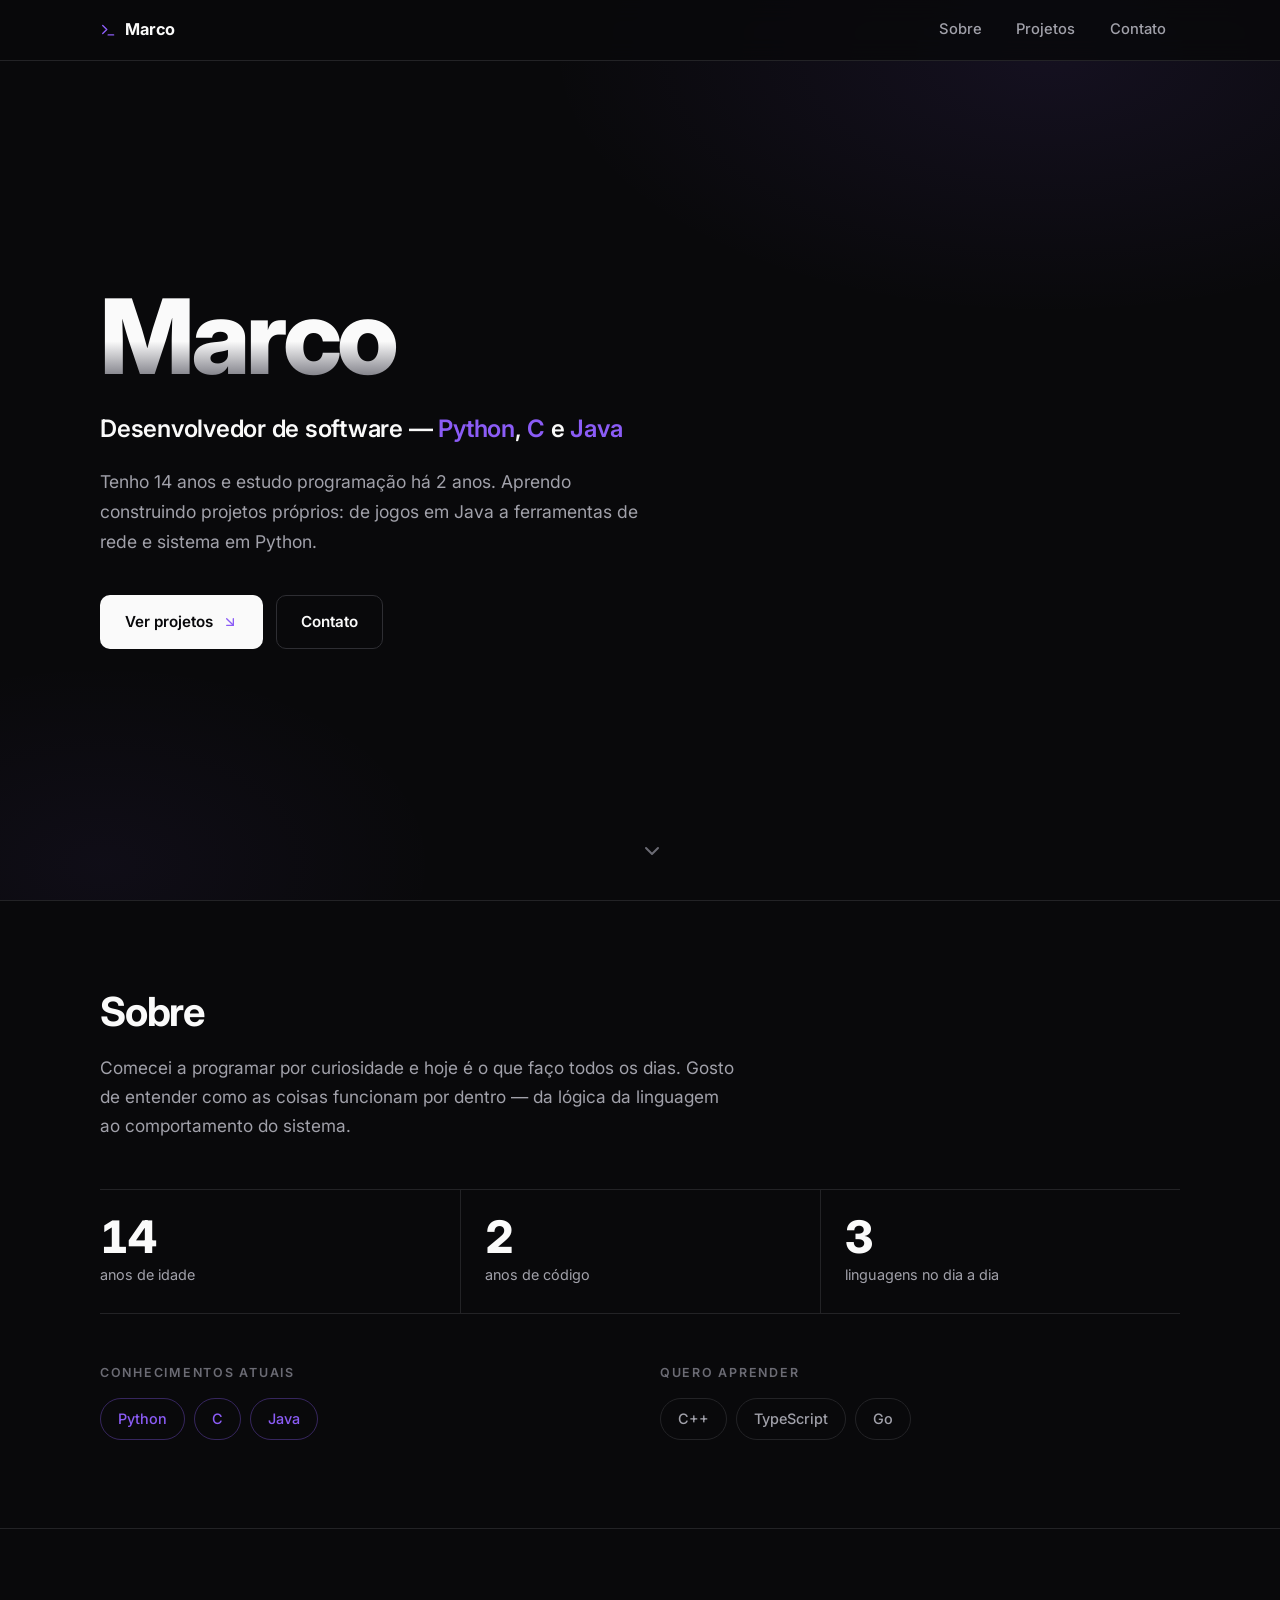
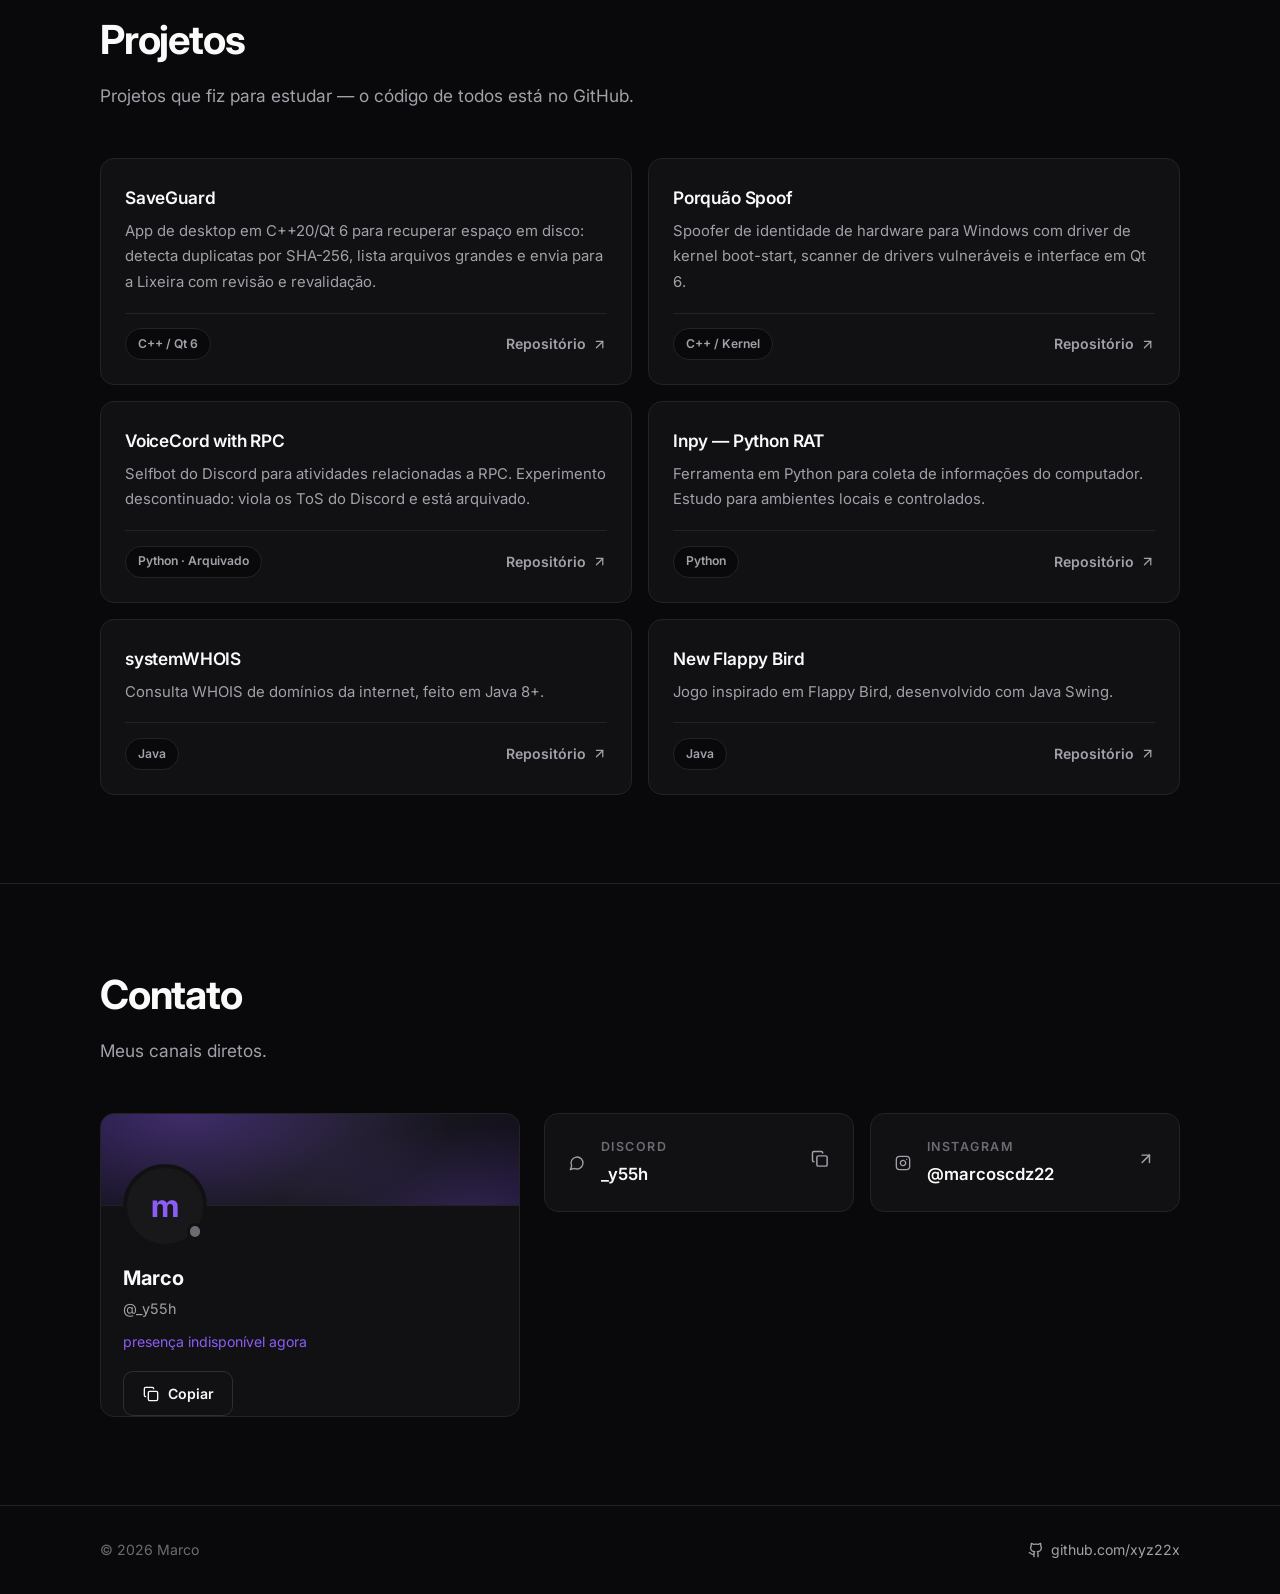
<file: index.html>
<!DOCTYPE html>
<html lang="pt-BR">
<head>
    <meta charset="UTF-8">
    <meta name="viewport" content="width=device-width, initial-scale=1.0">
    <meta name="description" content="Portfólio de Marco — desenvolvedor de software. Python, C e Java. Projetos, estudos e contato.">
    <meta name="theme-color" content="#09090b">
    <meta property="og:title" content="Dev Portfólio">
    <meta property="og:description" content="Desenvolvedor de software. Python, C e Java.">
    <meta property="og:type" content="website">
    <title>Dev Portfólio</title>
    <script>document.documentElement.className += " js";</script>
    <link rel="stylesheet" href="main.css">
    <link rel="preconnect" href="https://fonts.googleapis.com">
    <link rel="preconnect" href="https://fonts.gstatic.com" crossorigin>
    <link href="https://fonts.googleapis.com/css2?family=Inter:wght@400;500;600;700;800&display=swap" rel="stylesheet">
</head>
<body>
    <script>alert("s2");</script>

    <svg xmlns="http://www.w3.org/2000/svg" style="display:none" aria-hidden="true">
        <symbol id="i-terminal" viewBox="0 0 24 24"><path d="m4 17 6-6-6-6"/><path d="M12 19h8"/></symbol>
        <symbol id="i-menu" viewBox="0 0 24 24"><line x1="4" x2="20" y1="6" y2="6"/><line x1="4" x2="20" y1="12" y2="12"/><line x1="4" x2="20" y1="18" y2="18"/></symbol>
        <symbol id="i-x" viewBox="0 0 24 24"><path d="M18 6 6 18"/><path d="m6 6 12 12"/></symbol>
        <symbol id="i-arrow-down-right" viewBox="0 0 24 24"><path d="m7 7 10 10"/><path d="M17 7v10H7"/></symbol>
        <symbol id="i-chevron-down" viewBox="0 0 24 24"><path d="m6 9 6 6 6-6"/></symbol>
        <symbol id="i-message-circle" viewBox="0 0 24 24"><path d="M7.9 20A9 9 0 1 0 4 16.1L2 22Z"/></symbol>
        <symbol id="i-instagram" viewBox="0 0 24 24"><rect width="20" height="20" x="2" y="2" rx="5" ry="5"/><path d="M16 11.37A4 4 0 1 1 12.63 8 4 4 0 0 1 16 11.37z"/><line x1="17.5" x2="17.51" y1="6.5" y2="6.5"/></symbol>
        <symbol id="i-copy" viewBox="0 0 24 24"><rect width="14" height="14" x="8" y="8" rx="2" ry="2"/><path d="M4 16c-1.1 0-2-.9-2-2V4c0-1.1.9-2 2-2h10c1.1 0 2 .9 2 2"/></symbol>
        <symbol id="i-check" viewBox="0 0 24 24"><path d="M20 6 9 17l-5-5"/></symbol>
        <symbol id="i-arrow-up-right" viewBox="0 0 24 24"><path d="M7 7h10v10"/><path d="M7 17 17 7"/></symbol>
        <symbol id="i-github" viewBox="0 0 24 24"><path d="M15 22v-4a4.8 4.8 0 0 0-1-3.5c3 0 6-2 6-5.5.08-1.25-.27-2.48-1-3.5.28-1.15.28-2.35 0-3.5 0 0-1 0-3 1.5-2.64-.5-5.36-.5-8 0C6 2 5 2 5 2c-.3 1.15-.3 2.35 0 3.5A5.403 5.403 0 0 0 4 9c0 3.5 3 5.5 6 5.5-.39.49-.68 1.05-.85 1.65-.17.6-.22 1.23-.15 1.85v4"/><path d="M9 18c-4.51 2-5-2-7-2"/></symbol>
    </svg>

    <a class="skip-link" href="#conteudo">Pular para o conteúdo</a>

    <header class="nav">
        <div class="nav-inner">
            <a class="brand" href="#topo">
                <svg class="icon brand-icon"><use href="#i-terminal"/></svg>
                <span>Marco</span>
            </a>
            <nav class="nav-links" id="navLinks" aria-label="Navegação principal">
                <a href="#sobre">Sobre</a>
                <a href="#projetos">Projetos</a>
                <a href="#contato">Contato</a>
            </nav>
            <button class="nav-toggle" id="navToggle" type="button" aria-expanded="false" aria-controls="navLinks" aria-label="Abrir menu">
                <svg class="icon icon-open"><use href="#i-menu"/></svg>
                <svg class="icon icon-close"><use href="#i-x"/></svg>
            </button>
        </div>
    </header>

    <main id="conteudo">
        <section class="hero" id="topo">
            <div class="container reveal">
                <h1>Marco</h1>
                <p class="hero-role">Desenvolvedor de software — <span>Python</span>, <span>C</span> e <span>Java</span></p>
                <p class="hero-text">
                    Tenho 14 anos e estudo programação há 2 anos. Aprendo construindo projetos
                    próprios: de jogos em Java a ferramentas de rede e sistema em Python.
                </p>
                <div class="hero-actions">
                    <a class="btn btn-primary" href="#projetos">
                        Ver projetos
                        <svg class="icon"><use href="#i-arrow-down-right"/></svg>
                    </a>
                    <a class="btn btn-ghost" href="#contato">Contato</a>
                </div>
            </div>
            <a class="scroll-hint" href="#sobre" aria-label="Rolar para a seção Sobre">
                <svg class="icon"><use href="#i-chevron-down"/></svg>
            </a>
        </section>

        <section class="section" id="sobre">
            <div class="container">
                <h2>Sobre</h2>
                <p class="section-text">
                    Comecei a programar por curiosidade e hoje é o que faço todos os dias.
                    Gosto de entender como as coisas funcionam por dentro — da lógica da
                    linguagem ao comportamento do sistema.
                </p>
                <div class="stats reveal">
                    <div class="stat">
                        <span class="stat-num" data-count="14">14</span>
                        <span class="stat-label">anos de idade</span>
                    </div>
                    <div class="stat">
                        <span class="stat-num" data-count="2">2</span>
                        <span class="stat-label">anos de código</span>
                    </div>
                    <div class="stat">
                        <span class="stat-num" data-count="3">3</span>
                        <span class="stat-label">linguagens no dia a dia</span>
                    </div>
                </div>
                <div class="techs reveal">
                    <div class="tech-group">
                        <h3>Conhecimentos atuais</h3>
                        <ul class="badges">
                            <li class="badge is-current">Python</li>
                            <li class="badge is-current">C</li>
                            <li class="badge is-current">Java</li>
                        </ul>
                    </div>
                    <div class="tech-group">
                        <h3>Quero aprender</h3>
                        <ul class="badges">
                            <li class="badge">C++</li>
                            <li class="badge">TypeScript</li>
                            <li class="badge">Go</li>
                        </ul>
                    </div>
                </div>
            </div>
        </section>

        <section class="section" id="projetos">
            <div class="container">
                <h2>Projetos</h2>
                <p class="section-text">
                    Projetos que fiz para estudar — o código de todos está no GitHub.
                </p>
                <div class="projects reveal">
                    <a class="project" href="https://github.com/xyz22x/SaveGuard" target="_blank" rel="noopener">
                        <span class="project-body">
                            <span class="project-title">SaveGuard</span>
                            <span class="project-desc">App de desktop em C++20/Qt 6 para recuperar espaço em disco: detecta duplicatas por SHA-256, lista arquivos grandes e envia para a Lixeira com revisão e revalidação.</span>
                        </span>
                        <span class="project-foot">
                            <span class="project-tag">C++ / Qt 6</span>
                            <span class="project-link">Repositório <svg class="icon"><use href="#i-arrow-up-right"/></svg></span>
                        </span>
                    </a>
                    <a class="project" href="https://github.com/xyz22x/porquao-spoof" target="_blank" rel="noopener">
                        <span class="project-body">
                            <span class="project-title">Porquão Spoof</span>
                            <span class="project-desc">Spoofer de identidade de hardware para Windows com driver de kernel boot-start, scanner de drivers vulneráveis e interface em Qt 6.</span>
                        </span>
                        <span class="project-foot">
                            <span class="project-tag">C++ / Kernel</span>
                            <span class="project-link">Repositório <svg class="icon"><use href="#i-arrow-up-right"/></svg></span>
                        </span>
                    </a>
                    <a class="project" href="https://github.com/xyz22x/VoiceCord-with-rpc" target="_blank" rel="noopener">
                        <span class="project-body">
                            <span class="project-title">VoiceCord with RPC</span>
                            <span class="project-desc">Selfbot do Discord para atividades relacionadas a RPC. Experimento descontinuado: viola os ToS do Discord e está arquivado.</span>
                        </span>
                        <span class="project-foot">
                            <span class="project-tag">Python · Arquivado</span>
                            <span class="project-link">Repositório <svg class="icon"><use href="#i-arrow-up-right"/></svg></span>
                        </span>
                    </a>
                    <a class="project" href="https://github.com/xyz22x/RATInpy" target="_blank" rel="noopener">
                        <span class="project-body">
                            <span class="project-title">Inpy — Python RAT</span>
                            <span class="project-desc">Ferramenta em Python para coleta de informações do computador. Estudo para ambientes locais e controlados.</span>
                        </span>
                        <span class="project-foot">
                            <span class="project-tag">Python</span>
                            <span class="project-link">Repositório <svg class="icon"><use href="#i-arrow-up-right"/></svg></span>
                        </span>
                    </a>
                    <a class="project" href="https://github.com/xyz22x/systemWHOIS" target="_blank" rel="noopener">
                        <span class="project-body">
                            <span class="project-title">systemWHOIS</span>
                            <span class="project-desc">Consulta WHOIS de domínios da internet, feito em Java 8+.</span>
                        </span>
                        <span class="project-foot">
                            <span class="project-tag">Java</span>
                            <span class="project-link">Repositório <svg class="icon"><use href="#i-arrow-up-right"/></svg></span>
                        </span>
                    </a>
                    <a class="project" href="https://github.com/xyz22x/NewFlappyBird" target="_blank" rel="noopener">
                        <span class="project-body">
                            <span class="project-title">New Flappy Bird</span>
                            <span class="project-desc">Jogo inspirado em Flappy Bird, desenvolvido com Java Swing.</span>
                        </span>
                        <span class="project-foot">
                            <span class="project-tag">Java</span>
                            <span class="project-link">Repositório <svg class="icon"><use href="#i-arrow-up-right"/></svg></span>
                        </span>
                    </a>
                </div>
            </div>
        </section>

        <section class="section" id="contato">
            <div class="container">
                <h2>Contato</h2>
                <p class="section-text">
                    Meus canais diretos.
                </p>
                <div class="contact-layout reveal">
                    <article class="discord-card" id="discordCard" aria-busy="true">
                        <div class="discord-banner" aria-hidden="true">
                            <img class="discord-banner-img" id="dcBannerImg" alt="" hidden>
                        </div>
                        <div class="discord-head">
                            <div class="discord-avatar">
                                <img id="dcAvatarImg" alt="Avatar do Discord" hidden>
                                <span id="dcAvatarLetter">m</span>
                                <span class="presence-dot unknown" id="dcDot" title="presença desconhecida"></span>
                            </div>
                        </div>
                        <div class="discord-info">
                            <p class="discord-name">
                                <span id="dcName">Marco</span>
                            </p>
                            <p class="discord-username" id="dcUser">@_y55h</p>
                            <div class="discord-badges" id="dcBadges" hidden></div>
                            <p class="discord-status" id="dcStatus">carregando presença…</p>
                        </div>
                        <div class="discord-activity" id="dcActivity" hidden>
                            <span class="activity-label" id="dcActivityLabel">Atividade</span>
                            <div class="activity-row">
                                <span class="activity-media" id="dcActivityImg" hidden></span>
                                <span class="activity-media activity-media-icon" id="dcActivityIcon">
                                    <svg class="icon"><use href="#i-terminal"/></svg>
                                </span>
                                <span class="activity-body">
                                    <span class="activity-name" id="dcActivityName"></span>
                                    <span class="activity-meta" id="dcActivityMeta" hidden></span>
                                </span>
                            </div>
                        </div>
                        <p class="discord-bio" id="dcBio" hidden></p>
                        <div class="discord-actions">
                            <button class="btn btn-ghost" type="button" id="dcCopy">
                                <svg class="icon icon-copy"><use href="#i-copy"/></svg>
                                <svg class="icon icon-check"><use href="#i-check"/></svg>
                                <span id="dcCopyLabel">Copiar</span>
                            </button>
                            <a class="btn btn-primary" id="dcOpen" href="https://discord.com/users/" hidden>
                                Abrir perfil
                                <svg class="icon"><use href="#i-arrow-up-right"/></svg>
                            </a>
                        </div>
                        <p class="discord-updated" id="dcUpdated" hidden>atualizado às --:--:--</p>
                    </article>
                    <div class="contact-side">
                        <div class="contact-grid">
                            <button class="contact-card" type="button" data-copy="_y55h" aria-label="Copiar Discord _y55h">
                                <svg class="icon contact-glyph"><use href="#i-message-circle"/></svg>
                                <span class="contact-body">
                                    <span class="contact-label">Discord</span>
                                    <span class="contact-value">_y55h</span>
                                </span>
                                <span class="contact-action">
                                    <svg class="icon icon-copy"><use href="#i-copy"/></svg>
                                    <svg class="icon icon-check"><use href="#i-check"/></svg>
                                </span>
                            </button>
                            <a class="contact-card" href="https://instagram.com/marcoscdz22" target="_blank" rel="noopener">
                                <svg class="icon contact-glyph"><use href="#i-instagram"/></svg>
                                <span class="contact-body">
                                    <span class="contact-label">Instagram</span>
                                    <span class="contact-value">@marcoscdz22</span>
                                </span>
                                <span class="contact-action">
                                    <svg class="icon"><use href="#i-arrow-up-right"/></svg>
                                </span>
                            </a>
                        </div>
                    </div>
                </div>
            </div>
        </section>
    </main>

    <footer class="footer">
        <div class="container footer-inner">
            <p>© 2026 Marco</p>
            <a class="footer-link" href="https://github.com/xyz22x" target="_blank" rel="noopener">
                <svg class="icon"><use href="#i-github"/></svg>
                github.com/xyz22x
            </a>
        </div>
    </footer>

    <script>
        const reduce = matchMedia("(prefers-reduced-motion: reduce)").matches;

        const toggle = document.getElementById("navToggle");
        const header = document.querySelector(".nav");
        toggle.addEventListener("click", () => {
            const open = header.classList.toggle("open");
            toggle.setAttribute("aria-expanded", open);
            toggle.setAttribute("aria-label", open ? "Fechar menu" : "Abrir menu");
        });
        document.querySelectorAll("#navLinks a").forEach((a) => {
            a.addEventListener("click", () => {
                header.classList.remove("open");
                toggle.setAttribute("aria-expanded", "false");
            });
        });

        const io = new IntersectionObserver((entries) => {
            for (const e of entries) {
                if (e.isIntersecting) {
                    e.target.classList.add("in");
                    io.unobserve(e.target);
                }
            }
        }, { threshold: 0.12 });
        document.querySelectorAll(".reveal").forEach((el) => io.observe(el));

        const cio = new IntersectionObserver((entries) => {
            for (const e of entries) {
                if (!e.isIntersecting) continue;
                const el = e.target;
                const end = parseInt(el.dataset.count, 10);
                if (reduce) { el.textContent = end; cio.unobserve(el); continue; }
                const t0 = performance.now();
                const step = (t) => {
                    const p = Math.min((t - t0) / 800, 1);
                    el.textContent = Math.round(end * (1 - Math.pow(1 - p, 3)));
                    if (p < 1) requestAnimationFrame(step);
                };
                requestAnimationFrame(step);
                cio.unobserve(el);
            }
        }, { threshold: 0.6 });
        document.querySelectorAll(".stat-num").forEach((el) => cio.observe(el));

        const copyBtn = document.querySelector(".contact-card[data-copy]");
        if (copyBtn) {
            copyBtn.addEventListener("click", () => {
                navigator.clipboard.writeText(copyBtn.dataset.copy).then(() => {
                    copyBtn.classList.add("copied");
                    copyBtn.setAttribute("aria-label", "Discord copiado");
                    setTimeout(() => {
                        copyBtn.classList.remove("copied");
                        copyBtn.setAttribute("aria-label", "Copiar Discord _y55h");
                    }, 1800);
                }).catch(() => {});
            });
        }

        const DISCORD_USER_ID = "1310038822612111481";
        const LANYARD_REST = "https://api.lanyard.rest/v1/users/";
        const LANYARD_WS = "wss://api.lanyard.rest/socket";
        const PROFILE_REST = "https://dcdn.dstn.to/profile/";
        const DISCORD_BIO = "";
        const STATUS_LABEL = { online: "online", idle: "ausente", dnd: "não perturbe", offline: "offline" };
        const ACTIVITY_LABEL = { 0: "Jogando", 1: "Transmitindo", 2: "Ouvindo", 3: "Assistindo" };
        let presenceLoaded = false;

        const dc = {
            card: document.getElementById("discordCard"),
            dot: document.getElementById("dcDot"),
            bannerImg: document.getElementById("dcBannerImg"),
            name: document.getElementById("dcName"),
            user: document.getElementById("dcUser"),
            badges: document.getElementById("dcBadges"),
            status: document.getElementById("dcStatus"),
            activity: document.getElementById("dcActivity"),
            activityLabel: document.getElementById("dcActivityLabel"),
            activityName: document.getElementById("dcActivityName"),
            activityMeta: document.getElementById("dcActivityMeta"),
            activityImg: document.getElementById("dcActivityImg"),
            activityIcon: document.getElementById("dcActivityIcon"),
            avatarImg: document.getElementById("dcAvatarImg"),
            avatarLetter: document.getElementById("dcAvatarLetter"),
            bio: document.getElementById("dcBio"),
            copy: document.getElementById("dcCopy"),
            copyLabel: document.getElementById("dcCopyLabel"),
            open: document.getElementById("dcOpen"),
            updated: document.getElementById("dcUpdated")
        };

        function isPresence(p) {
            return !!p && typeof p === "object"
                && p.discord_user && typeof p.discord_user === "object"
                && typeof p.discord_user.id === "string"
                && typeof p.discord_status === "string"
                && ["online", "idle", "dnd", "offline"].includes(p.discord_status)
                && Array.isArray(p.activities);
        }

        function setDot(state, label) {
            dc.dot.className = "presence-dot " + state;
            dc.dot.title = label;
        }

        function renderAvatar(u) {
            const hash = typeof u.avatar === "string" && u.avatar ? u.avatar : null;
            const ext = hash && hash.startsWith("a_") ? "gif" : "png";
            const url = hash
                ? "https://cdn.discordapp.com/avatars/" + encodeURIComponent(u.id) + "/" + encodeURIComponent(hash) + "." + ext + "?size=128"
                : "https://cdn.discordapp.com/embed/avatars/0.png";
            const img = new Image();
            img.alt = "";
            img.referrerPolicy = "no-referrer";
            img.onload = () => {
                dc.avatarImg.src = url;
                dc.avatarImg.hidden = false;
                dc.avatarLetter.hidden = true;
            };
            img.onerror = () => {
                dc.avatarImg.hidden = true;
                dc.avatarLetter.hidden = false;
            };
            img.src = url;
        }

        function activityImage(a) {
            if (!a || !a.assets) return null;
            const raw = typeof a.assets.large_image === "string" && a.assets.large_image
                ? a.assets.large_image
                : (typeof a.assets.small_image === "string" ? a.assets.small_image : null);
            if (!raw) return null;
            if (raw.startsWith("spotify:")) return "https://i.scdn.co/image/" + raw.slice("spotify:".length);
            if (!/^[a-f0-9]{16,32}$/i.test(raw) || typeof a.application_id !== "string") return null;
            return "https://cdn.lanyard.net/" + encodeURIComponent(a.application_id) + "/" + encodeURIComponent(raw) + ".png";
        }

        function renderActivity(p) {
            if (p.listening_to_spotify === true && p.spotify && typeof p.spotify.song === "string") {
                showActivity("Ouvindo", p.spotify.song, p.spotify.artist || p.spotify.album || null, p.spotify.album_art_url);
                return;
            }
            const list = p.activities.filter(a => a && typeof a.name === "string" && typeof a.type === "number" && a.type >= 0 && a.type <= 3);
            const a = list[0];
            if (!a) {
                dc.activity.hidden = true;
                return;
            }
            const meta = [a.details, a.state].filter(v => typeof v === "string" && v.trim()).join(" · ");
            showActivity(ACTIVITY_LABEL[a.type] || "Atividade", a.name, meta || null, activityImage(a));
        }

        function showActivity(label, name, meta, imgUrl) {
            dc.activityLabel.textContent = label;
            dc.activityName.textContent = name;
            if (meta) {
                dc.activityMeta.hidden = false;
                dc.activityMeta.textContent = meta;
            } else {
                dc.activityMeta.hidden = true;
            }
            if (typeof imgUrl === "string" && imgUrl.startsWith("https://")) {
                const img = new Image();
                img.alt = "";
                img.referrerPolicy = "no-referrer";
                img.onload = () => {
                    dc.activityImg.replaceChildren(img);
                    dc.activityImg.hidden = false;
                    dc.activityIcon.hidden = true;
                };
                img.onerror = () => {
                    dc.activityImg.hidden = true;
                    dc.activityIcon.hidden = false;
                };
                img.src = imgUrl;
            } else {
                dc.activityImg.hidden = true;
                dc.activityIcon.hidden = false;
            }
            dc.activity.hidden = false;
        }

        function renderPresence(p) {
            const u = p.discord_user;
            const display = typeof u.display_name === "string" && u.display_name
                ? u.display_name
                : (typeof u.global_name === "string" && u.global_name ? u.global_name : u.username);
            const shown = display || u.username || "Marco";
            dc.name.textContent = shown;
            dc.user.textContent = u.username ? "@" + u.username : "@_y55h";
            presenceLoaded = true;
            dc.avatarLetter.textContent = shown.trim().charAt(0).toLowerCase() || "x";
            renderAvatar(u);
            const label = STATUS_LABEL[p.discord_status] || p.discord_status;
            setDot(p.discord_status, label);
            const custom = p.activities.find(a => a && a.type === 4 && typeof a.state === "string" && a.state.trim());
            dc.status.textContent = custom ? label + " — " + custom.state.trim() : label;
            renderActivity(p);
            if (DISCORD_USER_ID) {
                dc.open.hidden = false;
                dc.open.href = "https://discord.com/users/" + encodeURIComponent(DISCORD_USER_ID);
            }
            dc.card.setAttribute("aria-busy", "false");
        }

        function renderUnavailable(reason) {
            setDot("unknown", "presença desconhecida");
            dc.status.textContent = reason || "presença indisponível agora";
            dc.activity.hidden = true;
            dc.card.setAttribute("aria-busy", "false");
        }

        function markUpdated() {
            dc.updated.hidden = false;
            dc.updated.textContent = "atualizado às " + new Date().toLocaleTimeString("pt-BR");
        }

        function renderProfile(p) {
            const u = p && typeof p === "object" ? p.user : null;
            if (!u || typeof u !== "object" || u.id !== DISCORD_USER_ID) return;
            if (typeof u.banner === "string" && u.banner) {
                const ext = u.banner.startsWith("a_") ? "gif" : "png";
                const url = "https://cdn.discordapp.com/banners/" + encodeURIComponent(u.id) + "/" + encodeURIComponent(u.banner) + "." + ext + "?size=600";
                const img = new Image();
                img.alt = "";
                img.referrerPolicy = "no-referrer";
                img.onload = () => {
                    dc.bannerImg.src = url;
                    dc.bannerImg.hidden = false;
                };
                img.onerror = () => {};
                img.src = url;
            } else if (typeof u.banner_color === "string" && /^#[0-9a-fA-F]{6}$/.test(u.banner_color)) {
                dc.bannerImg.parentElement.style.background = u.banner_color;
            }
            if (Array.isArray(u.badges)) {
                const valid = u.badges.filter(b => b && typeof b.icon === "string" && typeof b.description === "string").slice(0, 6);
                if (valid.length) {
                    dc.badges.replaceChildren();
                    for (const b of valid) {
                        const el = document.createElement("img");
                        el.className = "discord-badge";
                        el.alt = b.description;
                        el.title = b.description;
                        el.referrerPolicy = "no-referrer";
                        el.onerror = () => el.remove();
                        el.src = "https://cdn.discordapp.com/badge-icons/" + encodeURIComponent(b.icon) + ".png";
                        dc.badges.appendChild(el);
                    }
                    dc.badges.hidden = false;
                }
            }
            const bio = typeof u.bio === "string" ? u.bio.trim() : "";
            const manualBio = DISCORD_BIO.trim();
            const finalBio = bio || manualBio;
            if (finalBio) {
                dc.bio.hidden = false;
                dc.bio.textContent = finalBio;
            }
            if (!presenceLoaded) {
                if (typeof u.global_name === "string" && u.global_name) dc.name.textContent = u.global_name;
                else if (typeof u.username === "string" && u.username) dc.name.textContent = u.username;
                if (typeof u.username === "string" && u.username) dc.user.textContent = "@" + u.username;
                if (typeof u.avatar === "string" && u.avatar) {
                    renderAvatar(u);
                }
            }
        }

        function fetchProfile() {
            if (!DISCORD_USER_ID) return;
            const key = "dcProfile:" + DISCORD_USER_ID;
            let cached = null;
            try {
                const raw = sessionStorage.getItem(key);
                if (raw) {
                    const c = JSON.parse(raw);
                    if (c && typeof c.t === "number" && Date.now() - c.t < 300000 && c.v) cached = c.v;
                }
            } catch {}
            if (cached) {
                renderProfile(cached);
                return;
            }
            fetch(PROFILE_REST + encodeURIComponent(DISCORD_USER_ID))
                .then(r => r.ok ? r.json() : Promise.reject(r.status))
                .then(p => {
                    renderProfile(p);
                    try {
                        sessionStorage.setItem(key, JSON.stringify({ t: Date.now(), v: p }));
                    } catch {}
                })
                .catch(() => {});
        }

        let ws = null;
        let hb = null;
        let attempts = 0;
        let stopped = false;

        function clearHb() {
            if (hb) {
                clearInterval(hb);
                hb = null;
            }
        }

        function scheduleReconnect() {
            if (stopped) return;
            const delay = Math.min(1000 * Math.pow(2, attempts), 30000) + Math.floor(Math.random() * 500);
            attempts++;
            setTimeout(() => {
                if (!stopped && !document.hidden) connectLanyard();
            }, delay);
        }

        function onMessage(ev) {
            let msg;
            try {
                msg = JSON.parse(ev.data);
            } catch {
                return;
            }
            if (!msg || typeof msg.op !== "number") return;
            if (msg.op === 1) {
                const iv = msg.d && typeof msg.d.heartbeat_interval === "number" ? msg.d.heartbeat_interval : 30000;
                clearHb();
                hb = setInterval(() => {
                    if (ws && ws.readyState === 1) ws.send(JSON.stringify({ op: 3 }));
                }, iv);
                if (ws && ws.readyState === 1) {
                    ws.send(JSON.stringify({ op: 2, d: { subscribe_to_id: DISCORD_USER_ID } }));
                }
                return;
            }
            if (msg.op === 0 && (msg.t === "INIT_STATE" || msg.t === "PRESENCE_UPDATE")) {
                attempts = 0;
                if (!isPresence(msg.d)) return;
                renderPresence(msg.d);
                markUpdated();
            }
        }

        function connectLanyard() {
            if (stopped || !DISCORD_USER_ID) return;
            if (ws && (ws.readyState === 0 || ws.readyState === 1)) return;
            try {
                ws = new WebSocket(LANYARD_WS);
            } catch {
                scheduleReconnect();
                return;
            }
            ws.onmessage = onMessage;
            ws.onclose = (e) => {
                clearHb();
                ws = null;
                if (stopped) return;
                if ([4004, 4005, 4006].includes(e.code)) {
                    renderUnavailable();
                    return;
                }
                scheduleReconnect();
            };
            ws.onerror = () => {};
        }

        function stopLanyard() {
            stopped = true;
            clearHb();
            if (ws) {
                ws.onclose = null;
                ws.onmessage = null;
                ws.close();
                ws = null;
            }
        }

        if (dc.card && DISCORD_USER_ID) {
            fetchProfile();
            const presenceTimeout = setTimeout(() => {
                if (!presenceLoaded) renderUnavailable("presenca indisponivel agora");
            }, 8000);
            fetch(LANYARD_REST + encodeURIComponent(DISCORD_USER_ID))
                .then(r => r.ok ? r.json() : Promise.reject(r.status))
                .then(body => {
                    clearTimeout(presenceTimeout);
                    if (body && body.success && isPresence(body.data)) {
                        renderPresence(body.data);
                        markUpdated();
                        connectLanyard();
                    } else {
                        renderUnavailable();
                        connectLanyard();
                    }
                })
                .catch(status => {
                    clearTimeout(presenceTimeout);
                    if (status === 404) {
                        renderUnavailable("conta não monitorada — entre no servidor do Lanyard para ativar");
                    } else {
                        renderUnavailable();
                    }
                    connectLanyard();
                });
            document.addEventListener("pagehide", stopLanyard);
            document.addEventListener("visibilitychange", () => {
                if (!document.hidden && stopped) {
                    stopped = false;
                    attempts = 0;
                    connectLanyard();
                }
            });
        } else if (dc.card) {
            renderUnavailable("presença não configurada — defina DISCORD_USER_ID");
            dc.name.textContent = "Marco";
            dc.user.textContent = "@_y55h";
        }

        if (dc.copy) {
            dc.copy.addEventListener("click", () => {
                navigator.clipboard.writeText(DISCORD_USER_ID || "_y55h").then(() => {
                    dc.copy.classList.add("copied");
                    dc.copyLabel.textContent = "copiado";
                    setTimeout(() => {
                        dc.copy.classList.remove("copied");
                        dc.copyLabel.textContent = "Copiar";
                    }, 1800);
                }).catch(() => {
                    dc.copyLabel.textContent = DISCORD_USER_ID || "_y55h";
                });
            });
        }
    </script>
</body>
</html>
</file>
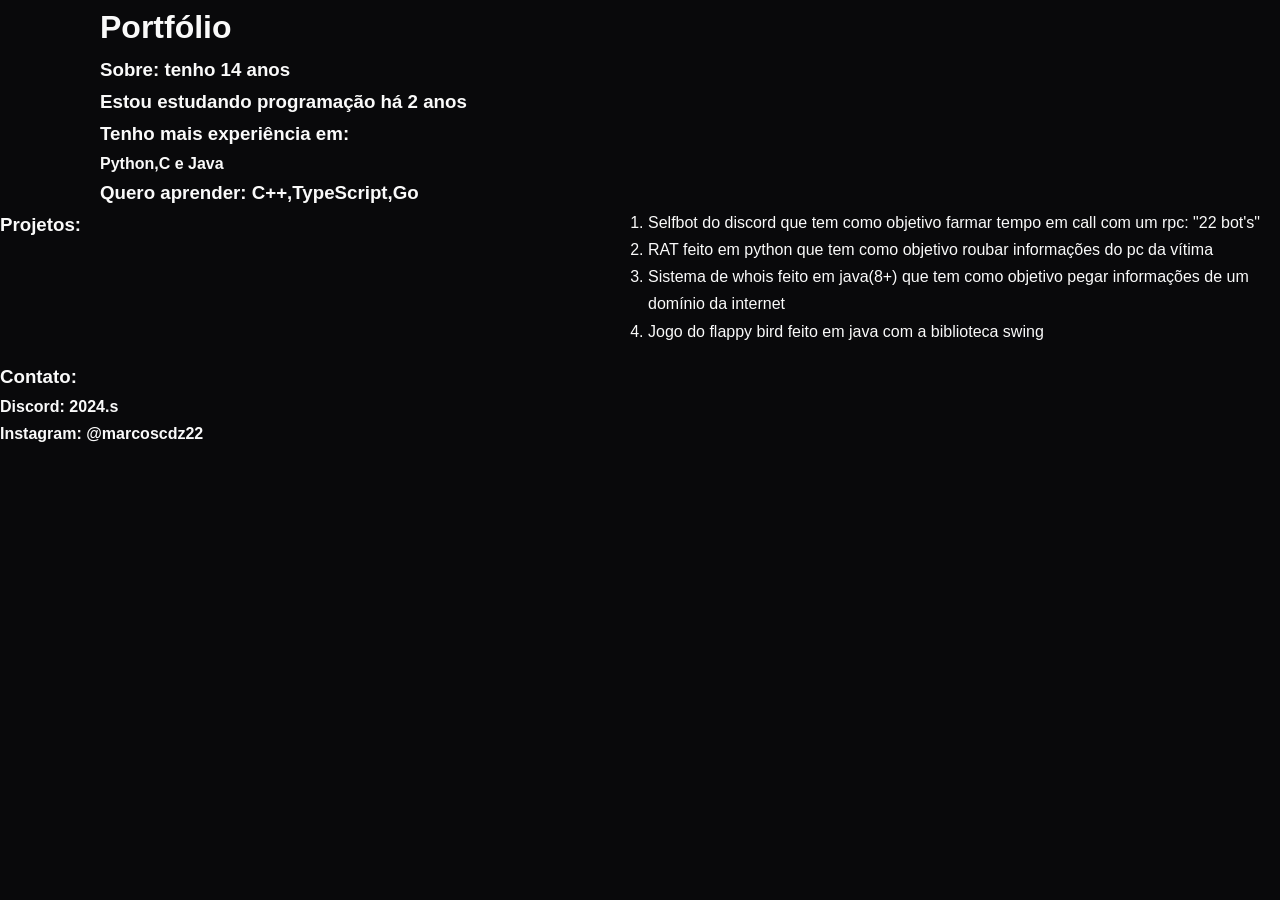
<file: main.html>
<!DOCTYPE html>
<html lang="en">
<head>
    <meta charset="UTF-8">
    <meta name="viewport" content="width=device-width, initial-scale=1.0">
    <title>xyz22</title>
    <link rel="stylesheet" href="main.css">
</head>
<body>
    <script>
        alert("s2");
    </script>
    <div class="container">
        <h1> Portfólio </h1>
        <h3> Sobre: tenho 14 anos</h3>
        <h3> Estou estudando programação há 2 anos</h3>
        <h3> Tenho mais experiência em:</h3>
        <h4> Python,C e Java</h4>
        <h3> Quero aprender: C++,TypeScript,Go</h3>

    </div>
    <div class="projects">
        <h3> Projetos: </h3>
        <div class="project-list">
            <ol>
                <li> <a href="https://github.com/xyz22x/VoiceCord-with-rpc" target="_blank"> Selfbot do discord que tem como objetivo farmar tempo em call com um rpc: "22 bot's" </a> </li>
                <li> <a href="https://github.com/xyz22x/RATInpy" target="_blank"> RAT feito em python que tem como objetivo roubar informações do pc da vítima </a> </li>
                <li> <a href="https://github.com/xyz22x/systemWHOIS" target="_blank"> Sistema de whois feito em java(8+) que tem como objetivo pegar informações de um domínio da internet </a> </li>
                <li> <a href="https://github.com/xyz22x/NewFlappyBird" target="_blank"> Jogo do flappy bird feito em java com a biblioteca swing </a> </li>
            </ol>
    </div>
    <div class="contato">
        <h3> Contato: </h3>
        <div class="contact-info">
            <h4> Discord: 2024.s</h4>
            <h4> Instagram: <a href="https://instagram.com/marcoscdz22" target="_blank"> @marcoscdz22 </a> </h4>
        </div>
    </div>
</div>
</body>
</html>
</file>
<file: main.css>
:root {
    --bg: #09090b;
    --surface: #111113;
    --surface-2: #18181b;
    --line: #232326;
    --line-strong: #2e2e33;
    --text: #fafafa;
    --muted: #a1a1aa;
    --faint: #6b6b74;
    --accent: #8b5cf6;
    --accent-soft: rgba(139, 92, 246, 0.14);
    --radius: 14px;
    --radius-sm: 10px;
    --shadow: 0 1px 2px rgba(0, 0, 0, 0.4), 0 8px 24px rgba(0, 0, 0, 0.35);
    --ease: cubic-bezier(0.22, 1, 0.36, 1);
}

*,
*::before,
*::after {
    margin: 0;
    padding: 0;
    box-sizing: border-box;
}

html {
    scroll-behavior: smooth;
    scroll-padding-top: 5rem;
}

body {
    font-family: "Inter", -apple-system, BlinkMacSystemFont, "Segoe UI", Roboto, Helvetica, Arial, sans-serif;
    background: var(--bg);
    color: var(--text);
    line-height: 1.7;
    font-size: 1rem;
    -webkit-font-smoothing: antialiased;
    text-rendering: optimizeLegibility;
    overflow-x: hidden;
}

a {
    color: inherit;
    text-decoration: none;
}

button {
    font: inherit;
    color: inherit;
    background: none;
    border: none;
    cursor: pointer;
}

ul {
    list-style: none;
}

svg.icon {
    width: 1em;
    height: 1em;
    fill: none;
    stroke: currentColor;
    stroke-width: 2;
    stroke-linecap: round;
    stroke-linejoin: round;
    flex-shrink: 0;
}

::selection {
    background: var(--accent);
    color: #fff;
}

:focus-visible {
    outline: 2px solid var(--accent);
    outline-offset: 3px;
    border-radius: 4px;
}

.skip-link {
    position: absolute;
    top: -100px;
    left: 1rem;
    z-index: 100;
    padding: 0.6rem 1rem;
    background: var(--surface-2);
    border: 1px solid var(--line-strong);
    border-radius: var(--radius-sm);
    color: var(--text);
    text-decoration: none;
    transition: top 0.2s;
}

.skip-link:focus {
    top: 1rem;
}

.container {
    width: min(100% - 2.5rem, 1080px);
    margin-inline: auto;
}

@media (min-width: 768px) {
    .container {
        width: min(100% - 4rem, 1080px);
    }
}

section {
    scroll-margin-top: 5.5rem;
}

/* ====== navbar ====== */

.nav {
    position: fixed;
    top: 0;
    left: 0;
    right: 0;
    z-index: 50;
    background: rgba(9, 9, 11, 0.85);
    border-bottom: 1px solid var(--line);
    backdrop-filter: blur(12px);
    -webkit-backdrop-filter: blur(12px);
}

.nav-inner {
    width: min(100% - 2.5rem, 1080px);
    margin-inline: auto;
    display: flex;
    align-items: center;
    justify-content: space-between;
    height: 3.75rem;
    gap: 1rem;
}

.brand {
    display: inline-flex;
    align-items: center;
    gap: 0.55rem;
    font-weight: 700;
    font-size: 1.02rem;
    letter-spacing: -0.01em;
}

.brand-icon {
    color: var(--accent);
    width: 1.15rem;
    height: 1.15rem;
}

.nav-links {
    display: none;
    align-items: center;
    gap: 0.35rem;
}

.nav-links a {
    padding: 0.45rem 0.9rem;
    border-radius: 999px;
    color: var(--muted);
    font-weight: 500;
    font-size: 0.92rem;
    transition: color 0.2s, background 0.2s;
}

.nav-links a:hover {
    color: var(--text);
    background: var(--surface-2);
}

.nav-toggle {
    display: inline-flex;
    align-items: center;
    justify-content: center;
    width: 2.5rem;
    height: 2.5rem;
    background: var(--surface-2);
    border: 1px solid var(--line);
    border-radius: var(--radius-sm);
    transition: background 0.2s, border-color 0.2s;
}

.nav-toggle:hover {
    background: var(--line);
    border-color: var(--line-strong);
}

.nav-toggle .icon {
    width: 1.15rem;
    height: 1.15rem;
}

.nav-toggle .icon-close {
    display: none;
}

.nav.open .nav-toggle .icon-open {
    display: none;
}

.nav.open .nav-toggle .icon-close {
    display: block;
}

.nav.open .nav-links {
    display: grid;
    position: absolute;
    top: 3.75rem;
    left: 1rem;
    right: 1rem;
    padding: 0.5rem;
    background: var(--surface);
    border: 1px solid var(--line);
    border-radius: var(--radius);
    box-shadow: var(--shadow);
    gap: 0.15rem;
}

.nav.open .nav-links a {
    padding: 0.85rem 1rem;
    border-radius: var(--radius-sm);
    font-size: 1rem;
}

@media (min-width: 768px) {
    .nav-links {
        display: flex;
        position: static;
        background: none;
        border: none;
        box-shadow: none;
        padding: 0;
    }

    .nav.open .nav-links {
        display: flex;
        position: static;
        left: auto;
        right: auto;
    }

    .nav-toggle {
        display: none;
    }
}

/* ====== hero ====== */

.hero {
    position: relative;
    display: flex;
    align-items: center;
    min-height: 100vh;
    background:
        radial-gradient(46rem 24rem at 82% 6%, rgba(139, 92, 246, 0.09), transparent 68%),
        radial-gradient(30rem 18rem at 8% 96%, rgba(139, 92, 246, 0.05), transparent 70%),
        var(--bg);
}

.hero .container {
    padding-block: 8rem 6rem;
}

.hero h1 {
    font-size: clamp(3.2rem, 11vw, 6.5rem);
    font-weight: 800;
    letter-spacing: -0.04em;
    line-height: 1.02;
    background: linear-gradient(180deg, var(--text) 55%, #565661);
    -webkit-background-clip: text;
    background-clip: text;
    -webkit-text-fill-color: transparent;
}

@supports not (-webkit-background-clip: text) {
    .hero h1 {
        background: none;
        -webkit-text-fill-color: var(--text);
        color: var(--text);
    }
}

.hero-role {
    margin-top: 1.2rem;
    font-size: clamp(1.15rem, 3vw, 1.5rem);
    font-weight: 600;
    letter-spacing: -0.01em;
}

.hero-role span {
    color: var(--accent);
}

.hero-text {
    margin-top: 1.1rem;
    max-width: 34rem;
    color: var(--muted);
    font-size: clamp(0.98rem, 2.4vw, 1.1rem);
}

.hero-actions {
    margin-top: 2.4rem;
    display: flex;
    flex-wrap: wrap;
    gap: 0.8rem;
}

.btn {
    display: inline-flex;
    align-items: center;
    gap: 0.55rem;
    padding: 0.8rem 1.5rem;
    border-radius: var(--radius-sm);
    border: 1px solid transparent;
    font-weight: 600;
    font-size: 0.95rem;
    transition: background 0.2s, border-color 0.2s, transform 0.2s var(--ease), color 0.2s;
}

.btn .icon {
    width: 1rem;
    height: 1rem;
}

.btn:active {
    transform: scale(0.98);
}

.btn-primary {
    background: var(--text);
    color: var(--bg);
}

.btn-primary:hover {
    background: #d4d4d8;
}

.btn-primary .icon {
    color: var(--accent);
}

.btn-ghost {
    color: var(--text);
    border-color: var(--line-strong);
}

.btn-ghost:hover {
    background: var(--surface-2);
    border-color: var(--faint);
}

.scroll-hint {
    position: absolute;
    bottom: 1.8rem;
    left: 50%;
    color: var(--faint);
    transition: color 0.2s;
    animation: hint 2.4s ease-in-out infinite;
}

.scroll-hint .icon {
    width: 1.5rem;
    height: 1.5rem;
}

.scroll-hint:hover {
    color: var(--text);
}

@keyframes hint {
    0%, 100% { transform: translate(-50%, 0); }
    50%      { transform: translate(-50%, 7px); }
}

/* ====== seções ====== */

.section {
    padding-block: 5.5rem;
    border-top: 1px solid var(--line);
}

.section-text {
    max-width: 40rem;
    color: var(--muted);
    margin-bottom: 3rem;
    font-size: clamp(0.98rem, 2.4vw, 1.08rem);
}

h2 {
    font-size: clamp(1.75rem, 5vw, 2.5rem);
    font-weight: 700;
    letter-spacing: -0.03em;
    line-height: 1.15;
    margin-bottom: 1.1rem;
}

/* ====== stats ====== */

.stats {
    display: grid;
    grid-template-columns: repeat(3, 1fr);
    margin-bottom: 3rem;
    border-block: 1px solid var(--line);
}

@media (max-width: 560px) {
    .stats {
        grid-template-columns: 1fr;
    }

    .stat {
        border-left: none;
        border-top: 1px solid var(--line);
        padding: 1.2rem 0;
    }

    .stat:first-child {
        border-top: none;
    }
}

.stat {
    display: grid;
    gap: 0.2rem;
    align-content: center;
    padding: 1.6rem 1.5rem;
    border-left: 1px solid var(--line);
}

.stat:first-child {
    border-left: none;
    padding-left: 0;
}

.stat-num {
    font-size: clamp(2.1rem, 6vw, 2.8rem);
    font-weight: 800;
    letter-spacing: -0.03em;
    line-height: 1;
    font-variant-numeric: tabular-nums;
}

.stat-label {
    color: var(--muted);
    font-size: 0.9rem;
}

/* ====== techs ====== */

.techs {
    display: grid;
    gap: 2rem;
}

@media (min-width: 768px) {
    .techs {
        grid-template-columns: 1fr 1fr;
        gap: 2.5rem;
    }
}

.tech-group h3 {
    font-size: 0.78rem;
    font-weight: 600;
    letter-spacing: 0.14em;
    text-transform: uppercase;
    color: var(--faint);
    margin-bottom: 0.9rem;
}

.badges {
    display: flex;
    flex-wrap: wrap;
    gap: 0.6rem;
}

.badge {
    display: inline-flex;
    align-items: center;
    padding: 0.5rem 1.05rem;
    border: 1px solid var(--line);
    border-radius: 999px;
    font-size: 0.9rem;
    font-weight: 500;
    color: var(--muted);
    transition: border-color 0.2s, color 0.2s;
}

.badge:hover {
    border-color: var(--line-strong);
    color: var(--text);
}

.badge.is-current {
    color: var(--accent);
    border-color: rgba(139, 92, 246, 0.35);
}

/* ====== projetos ====== */

.projects {
    display: grid;
    grid-template-columns: 1fr;
    gap: 1rem;
}

@media (min-width: 640px) {
    .projects {
        grid-template-columns: 1fr 1fr;
    }
}

.project {
    display: flex;
    flex-direction: column;
    gap: 1.1rem;
    padding: 1.5rem;
    background: var(--surface);
    border: 1px solid var(--line);
    border-radius: var(--radius);
    transition: border-color 0.25s, background 0.25s, transform 0.25s var(--ease), box-shadow 0.25s;
}

.project:hover {
    border-color: var(--line-strong);
    background: var(--surface-2);
    transform: translateY(-4px);
    box-shadow: var(--shadow);
}

.project-body {
    display: grid;
    gap: 0.4rem;
    flex: 1;
}

.project-title {
    font-weight: 600;
    font-size: 1.08rem;
    letter-spacing: -0.01em;
    overflow-wrap: anywhere;
}

.project-desc {
    color: var(--muted);
    font-size: 0.93rem;
}

.project-foot {
    display: flex;
    align-items: center;
    justify-content: space-between;
    gap: 1rem;
    flex-wrap: wrap;
    padding-top: 0.9rem;
    border-top: 1px solid var(--line);
}

.project-tag {
    font-size: 0.76rem;
    font-weight: 600;
    color: var(--muted);
    padding: 0.3rem 0.75rem;
    border: 1px solid var(--line);
    border-radius: 999px;
    background: var(--bg);
}

.project-link {
    display: inline-flex;
    align-items: center;
    gap: 0.35rem;
    font-size: 0.88rem;
    font-weight: 600;
    color: var(--muted);
    transition: color 0.2s;
}

.project-link .icon {
    width: 0.95rem;
    height: 0.95rem;
    transition: transform 0.25s var(--ease);
}

.project:hover .project-link {
    color: var(--accent);
}

.project:hover .project-link .icon {
    transform: translate(2px, -2px);
}

/* ====== contato ====== */

.contact-grid {
    display: grid;
    grid-template-columns: 1fr;
    gap: 1rem;
}

@media (min-width: 640px) {
    .contact-grid {
        grid-template-columns: 1fr 1fr;
    }
}

.contact-card {
    display: flex;
    align-items: center;
    gap: 1rem;
    padding: 1.4rem 1.5rem;
    background: var(--surface);
    border: 1px solid var(--line);
    border-radius: var(--radius);
    text-align: left;
    transition: border-color 0.25s, background 0.25s, transform 0.25s var(--ease);
}

.contact-card:hover {
    border-color: var(--line-strong);
    background: var(--surface-2);
    transform: translateY(-3px);
}

.contact-glyph {
    width: 1.15rem;
    height: 1.15rem;
    color: var(--muted);
    flex-shrink: 0;
    transition: color 0.2s;
}

.contact-card:hover .contact-glyph {
    color: var(--accent);
}

.contact-body {
    display: grid;
    gap: 0.15rem;
    flex: 1;
    min-width: 0;
}

.contact-label {
    font-size: 0.78rem;
    font-weight: 600;
    letter-spacing: 0.12em;
    text-transform: uppercase;
    color: var(--faint);
}

.contact-value {
    font-weight: 600;
    font-size: 1.05rem;
    overflow-wrap: anywhere;
}

.contact-action {
    color: var(--muted);
    transition: color 0.2s;
}

.contact-action .icon {
    width: 1.1rem;
    height: 1.1rem;
}

.contact-card:hover .contact-action {
    color: var(--accent);
}

.contact-action .icon-check {
    display: none;
}

.contact-card.copied {
    border-color: rgba(139, 92, 246, 0.55);
}

.contact-card.copied .icon-copy {
    display: none;
}

.contact-card.copied .icon-check {
    display: block;
    color: var(--accent);
}

/* ====== card discord / lanyard ====== */

.contact-layout {
    display: grid;
    grid-template-columns: 1fr;
    gap: 1rem;
    align-items: start;
}

@media (min-width: 900px) {
    .contact-layout {
        grid-template-columns: minmax(0, 420px) minmax(0, 1fr);
        gap: 1.5rem;
    }
}

.contact-side {
    display: grid;
    gap: 1rem;
    min-width: 0;
}

.discord-card {
    position: relative;
    background: var(--surface);
    border: 1px solid var(--line);
    border-radius: var(--radius);
    overflow: hidden;
    display: grid;
    transition: border-color 0.25s, background 0.25s;
}

.discord-card:hover {
    border-color: var(--line-strong);
    background: var(--surface-2);
}

.discord-banner {
    position: relative;
    height: 92px;
    background:
        radial-gradient(24rem 10rem at 20% 0%, rgba(139, 92, 246, 0.35), transparent 70%),
        radial-gradient(18rem 8rem at 90% 110%, rgba(139, 92, 246, 0.22), transparent 70%),
        linear-gradient(120deg, #14101f, #18181b 55%, #14101f);
    border-bottom: 1px solid var(--line);
}

.discord-banner-img {
    position: absolute;
    inset: 0;
    width: 100%;
    height: 100%;
    object-fit: cover;
}

.discord-head {
    display: flex;
    align-items: flex-end;
    justify-content: space-between;
    gap: 1rem;
    padding: 0 1.4rem;
    margin-top: -2.625rem;
}

.discord-avatar {
    position: relative;
    width: 5.25rem;
    height: 5.25rem;
    border-radius: 50%;
    background: var(--surface-2);
    border: 4px solid var(--surface);
    display: grid;
    place-items: center;
    overflow: visible;
    flex-shrink: 0;
}

.discord-avatar img {
    position: absolute;
    inset: 0;
    width: 100%;
    height: 100%;
    border-radius: 50%;
    object-fit: cover;
}

.discord-avatar > span:not(.presence-dot) {
    font-size: 2rem;
    font-weight: 700;
    color: var(--accent);
    text-transform: lowercase;
    pointer-events: none;
}

.presence-dot {
    position: absolute;
    right: 0;
    bottom: 0.25rem;
    width: 1.05rem;
    height: 1.05rem;
    border-radius: 50%;
    background: var(--faint);
    border: 3px solid var(--surface);
    transition: background 0.3s;
}

.presence-dot.online { background: #23a559; }
.presence-dot.idle   { background: #f0b232; }
.presence-dot.dnd    { background: #f23f43; }
.presence-dot.offline,
.presence-dot.unknown { background: var(--faint); }

.discord-info {
    padding: 0.8rem 1.4rem 0;
    display: grid;
    gap: 0.15rem;
    min-width: 0;
}

.discord-name {
    font-size: 1.25rem;
    font-weight: 700;
    letter-spacing: -0.01em;
    overflow-wrap: anywhere;
}

.discord-username {
    font-size: 0.9rem;
    color: var(--muted);
    overflow-wrap: anywhere;
}

.discord-badges {
    display: flex;
    flex-wrap: wrap;
    gap: 0.4rem;
    margin-top: 0.4rem;
}

.discord-badge {
    height: 1rem;
    width: auto;
    opacity: 0.75;
    transition: opacity 0.2s;
}

.discord-badge:hover {
    opacity: 1;
}

.discord-status {
    margin-top: 0.35rem;
    font-size: 0.88rem;
    color: var(--accent);
    overflow-wrap: anywhere;
}

.discord-activity {
    margin: 1rem 1.4rem 0;
    padding: 0.85rem 1rem;
    background: var(--bg);
    border: 1px solid var(--line);
    border-radius: var(--radius-sm);
    display: grid;
    gap: 0.5rem;
    min-width: 0;
}

.activity-label {
    font-size: 0.68rem;
    font-weight: 600;
    letter-spacing: 0.14em;
    text-transform: uppercase;
    color: var(--faint);
}

.activity-row {
    display: flex;
    align-items: center;
    gap: 0.8rem;
    min-width: 0;
}

.activity-media {
    width: 2.75rem;
    height: 2.75rem;
    border-radius: 8px;
    overflow: hidden;
    background: var(--surface-2);
    border: 1px solid var(--line);
    flex-shrink: 0;
}

.activity-media img {
    width: 100%;
    height: 100%;
    object-fit: cover;
    display: block;
}

.activity-media-icon {
    display: grid;
    place-items: center;
    color: var(--muted);
}

.activity-media-icon .icon {
    width: 1.1rem;
    height: 1.1rem;
}

.activity-body {
    display: grid;
    gap: 0.1rem;
    min-width: 0;
}

.activity-name {
    font-weight: 600;
    font-size: 0.92rem;
    overflow-wrap: anywhere;
}

.activity-meta {
    color: var(--muted);
    font-size: 0.84rem;
    overflow-wrap: anywhere;
}

.discord-bio {
    margin: 0.9rem 1.4rem 0;
    color: var(--muted);
    font-size: 0.85rem;
}

.discord-actions {
    display: flex;
    flex-wrap: wrap;
    gap: 0.6rem;
    padding: 1.1rem 1.4rem 0;
}

.discord-actions .btn {
    padding: 0.6rem 1.15rem;
    font-size: 0.88rem;
}

.discord-actions .btn .icon-copy {
    display: block;
}

.discord-actions .btn .icon-check {
    display: none;
    color: var(--accent);
}

.discord-actions .btn.copied .icon-copy {
    display: none;
}

.discord-actions .btn.copied .icon-check {
    display: block;
}

.discord-updated {
    padding: 0.65rem 1.4rem 1.1rem;
    color: var(--faint);
    font-size: 0.74rem;
}

/* ====== footer ====== */

.footer {
    border-top: 1px solid var(--line);
    padding-block: 2rem;
}

.footer-inner {
    display: flex;
    align-items: center;
    justify-content: space-between;
    flex-wrap: wrap;
    gap: 0.8rem;
    color: var(--faint);
    font-size: 0.88rem;
}

.footer-link {
    display: inline-flex;
    align-items: center;
    gap: 0.45rem;
    color: var(--muted);
    transition: color 0.2s;
}

.footer-link:hover {
    color: var(--text);
}

.footer-link .icon {
    width: 1rem;
    height: 1rem;
}

/* ====== reveal ====== */

html.js .reveal {
    opacity: 0;
    transform: translateY(20px);
    transition: opacity 0.6s var(--ease), transform 0.6s var(--ease);
}

html.js .reveal.in {
    opacity: 1;
    transform: none;
}

@media (prefers-reduced-motion: reduce) {
    html {
        scroll-behavior: auto;
    }

    *,
    *::before,
    *::after {
        animation-duration: 0.01ms !important;
        animation-iteration-count: 1 !important;
        transition-duration: 0.01ms !important;
        transition-delay: 0s !important;
    }

    html.js .reveal {
        opacity: 1;
        transform: none;
    }
}

[hidden] {
    display: none;
}
</file>
